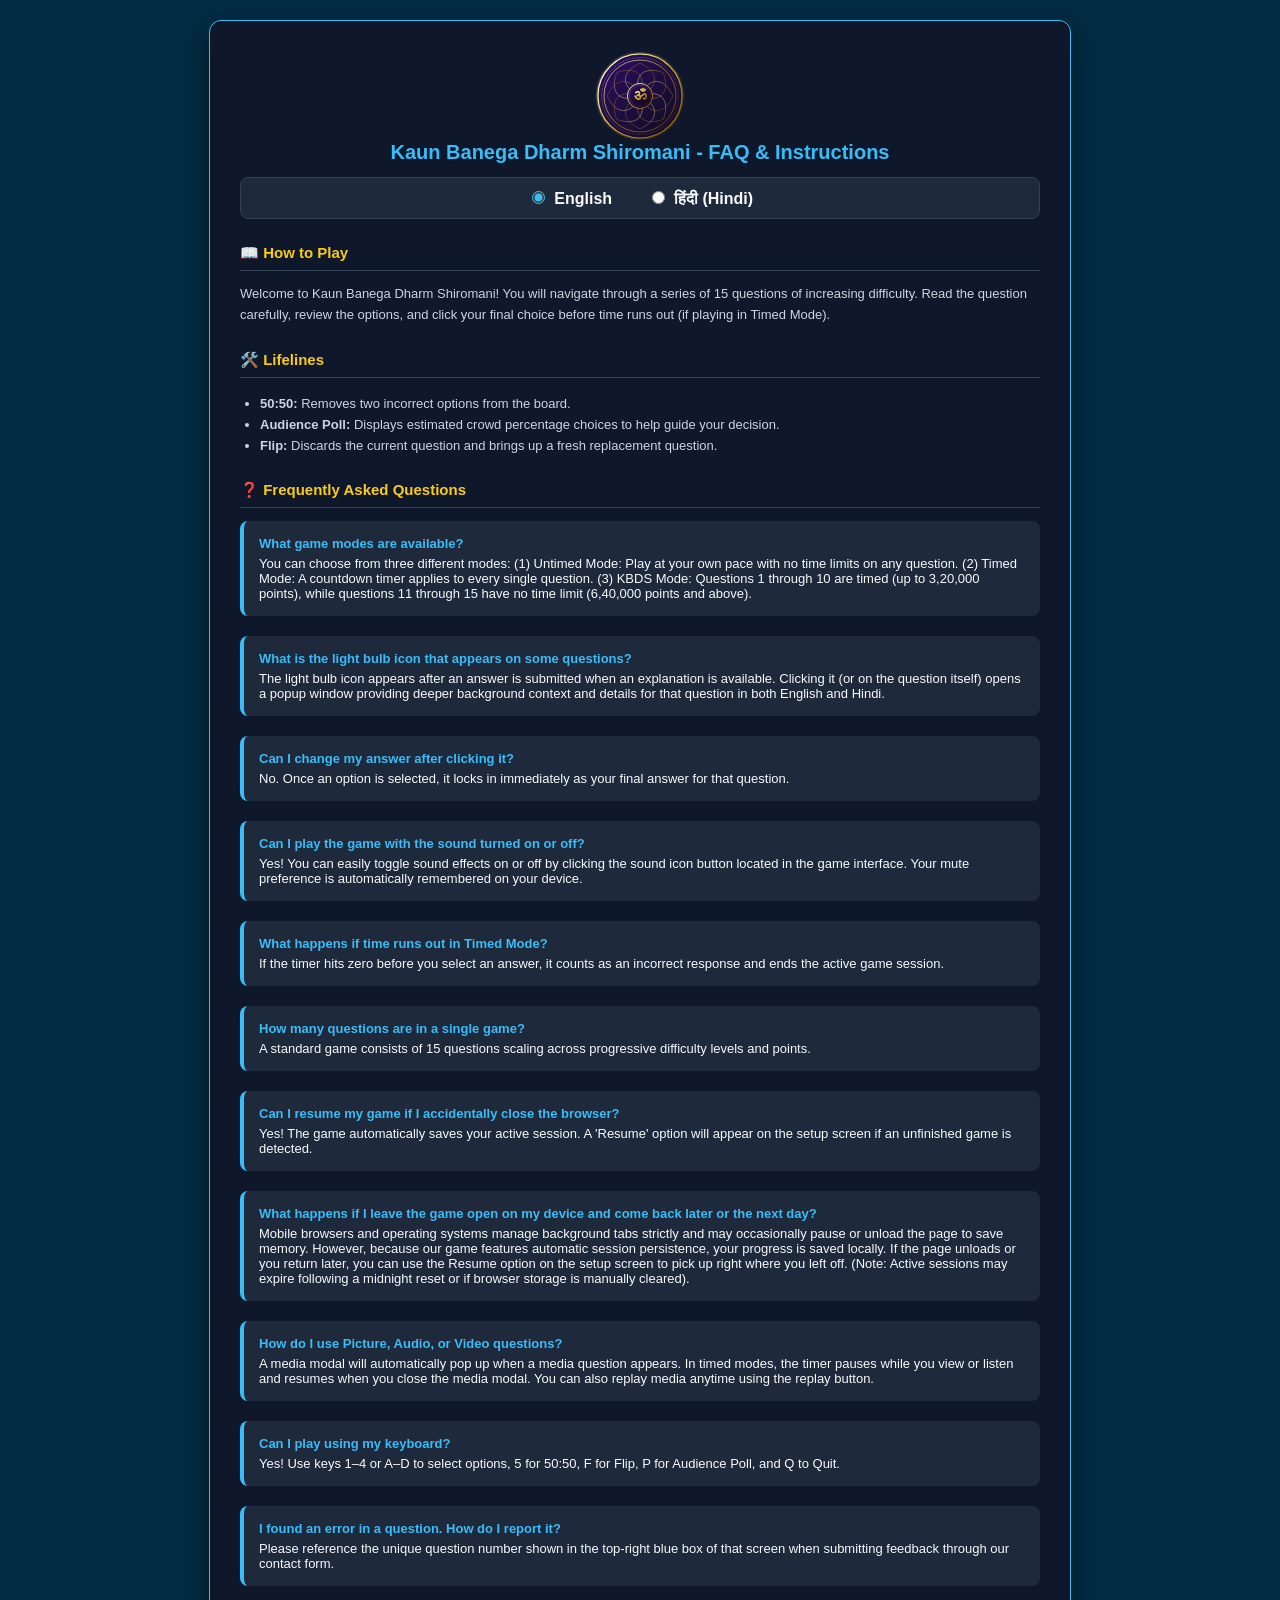
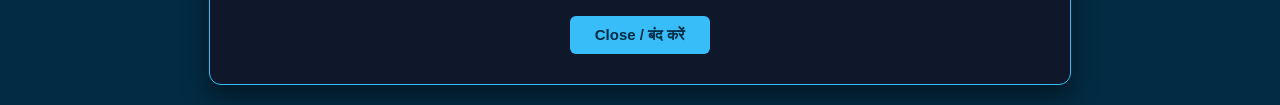
<file: faq.html>
<!DOCTYPE html>
<html lang="en">
<head>
  <meta charset="UTF-8">
  <meta name="viewport" content="width=device-width, initial-scale=1.0">
  <title>FAQ & Instructions - Kaun Banega Dharm Shiromani</title>
  <link rel="icon" type="image/svg+xml" href="src/kbds_favicon.svg">
  <style>
    body {
      background-color: #032b43;
      color: #f8fafc;
      font-family: 'Segoe UI', Tahoma, Geneva, Verdana, sans-serif;
      margin: 0;
      padding: 20px;
      display: flex;
      justify-content: center;
    }
    .container {
      background: #0f172a;
      border: 1px solid #38bdf8;
      border-radius: 12px;
      max-width: 800px;
      width: 100%;
      padding: 30px;
      box-shadow: 0 10px 25px rgba(0,0,0,0.5);
    }
    h1 {
      color: #38bdf8;
      text-align: center;
      margin-top: 0;
      font-size: 20px;
    }
    .lang-selector {
      text-align: center;
      margin-bottom: 25px;
      background: #1e293b;
      padding: 10px;
      border-radius: 8px;
      border: 1px solid #334155;
    }
    .lang-selector label {
      margin: 0 15px;
      cursor: pointer;
      font-weight: bold;
      color: #f8fafc;
    }
    .lang-selector input {
      margin-right: 5px;
      accent-color: #38bdf8;
    }
    h2 {
      color: #facc15;
      border-bottom: 1px solid #334155;
      padding-bottom: 8px;
      margin-top: 25px;
      font-size: 15px;
    }
    p, li {
      font-size: 13px;
      line-height: 1.6;
      color: #cbd5e1;
    }
    ul {
      padding-left: 20px;
    }
    .faq-item {
      margin-bottom: 20px;
      background: #1e293b;
      padding: 15px;
      border-radius: 8px;
      border-left: 4px solid #38bdf8;
      font-size: 13px;
    }
    .faq-question {
      font-weight: bold;
      color: #38bdf8;
      margin-bottom: 5px;
    }
    .back-btn-container {
      text-align: center;
      margin-top: 30px;
    }
    .back-btn {
      background: #38bdf8;
      color: #032b43;
      border: none;
      padding: 10px 25px;
      font-weight: bold;
      font-size: 15px;
      border-radius: 6px;
      cursor: pointer;
      text-decoration: none;
      display: inline-block;
      transition: background 0.2s;
    }
    .back-btn:hover {
      background: #0ea5e9;
    }
  </style>
</head>
<body>

  <div class="container">
    <!-- Using an object tag -->
    <object type="image/svg+xml" data="src/kbds_logo.svg" style="display: block; margin: 0 auto; width: 90px; height: auto;"></object>
    <h1>Kaun Banega Dharm Shiromani - FAQ & Instructions</h1>
    <!-- Language Toggle Radio Buttons -->
    <div class="lang-selector">
      <label>
        <input type="radio" name="lang" value="en" checked onclick="renderContent('en')"> English
      </label>
      <label>
        <input type="radio" name="lang" value="hi" onclick="renderContent('hi')"> हिंदी (Hindi)
      </label>
    </div>

    <!-- DYNAMIC CONTENT CONTAINER -->
    <div id="dynamic-content">
      <!-- Injected via JavaScript -->
    </div>

    <!-- Back Button -->
    <div class="back-btn-container">
      <button class="back-btn" onclick="window.close()">Close / बंद करें</button>
    </div>
  </div>

  <!-- Load the external FAQ data file -->
  <script src="src/faq-data.js"></script>
  
  <script>
    function renderContent(lang) {
      const data = window.faqData[lang];
      if (!data) return;

      let html = `
        <h2>${data.howToPlayTitle}</h2>
        <p>${data.howToPlayText}</p>
        
        <h2>${data.lifelinesTitle}</h2>
        <ul>
          ${data.lifelines.map(item => `<li>${item}</li>`).join('')}
        </ul>

        <h2>${data.faqsTitle}</h2>
      `;

      data.items.forEach(faq => {
        html += `
          <div class="faq-item">
            <div class="faq-question">${faq.q}</div>
            <div class="faq-answer">${faq.a}</div>
          </div>
        `;
      });

      document.getElementById('dynamic-content').innerHTML = html;
    }

    // Render English by default when page loads
    window.addEventListener('DOMContentLoaded', () => {
      renderContent('en');
    });
  </script>

</body>
</html>
</file>
